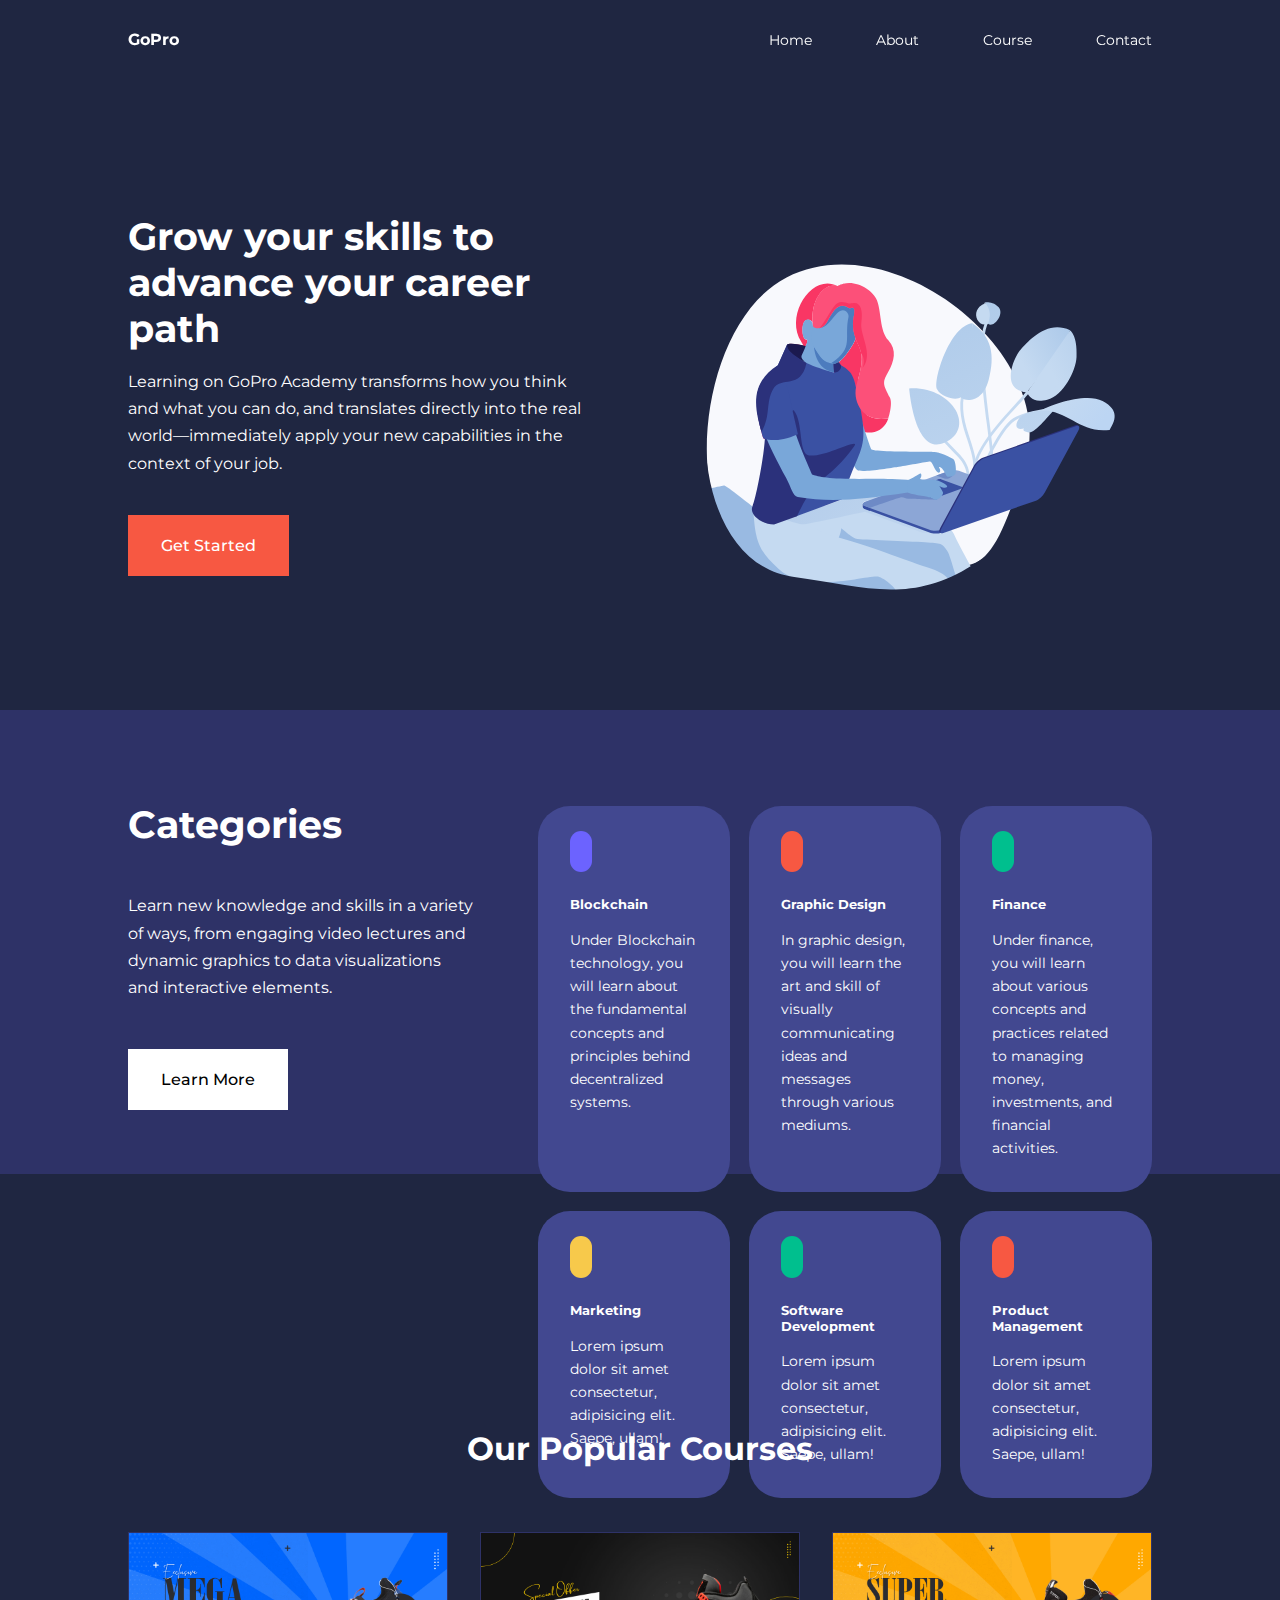
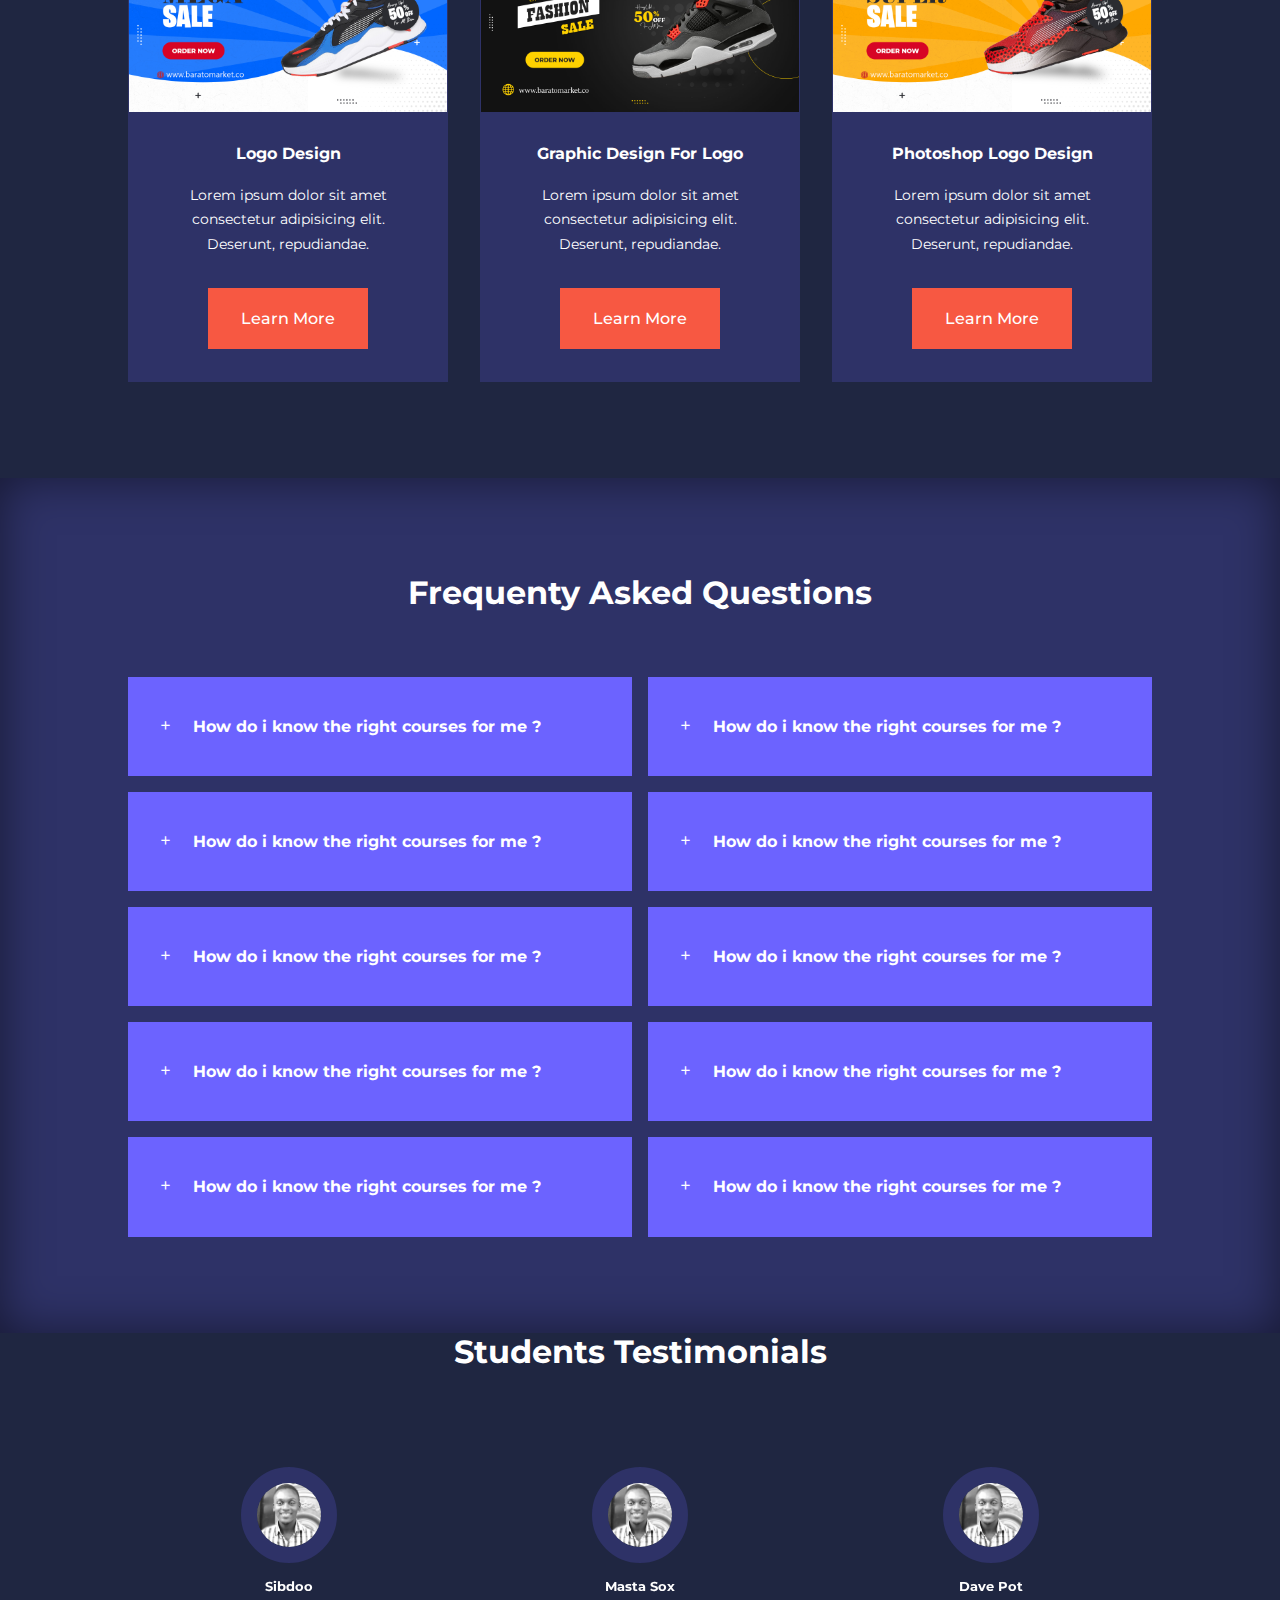
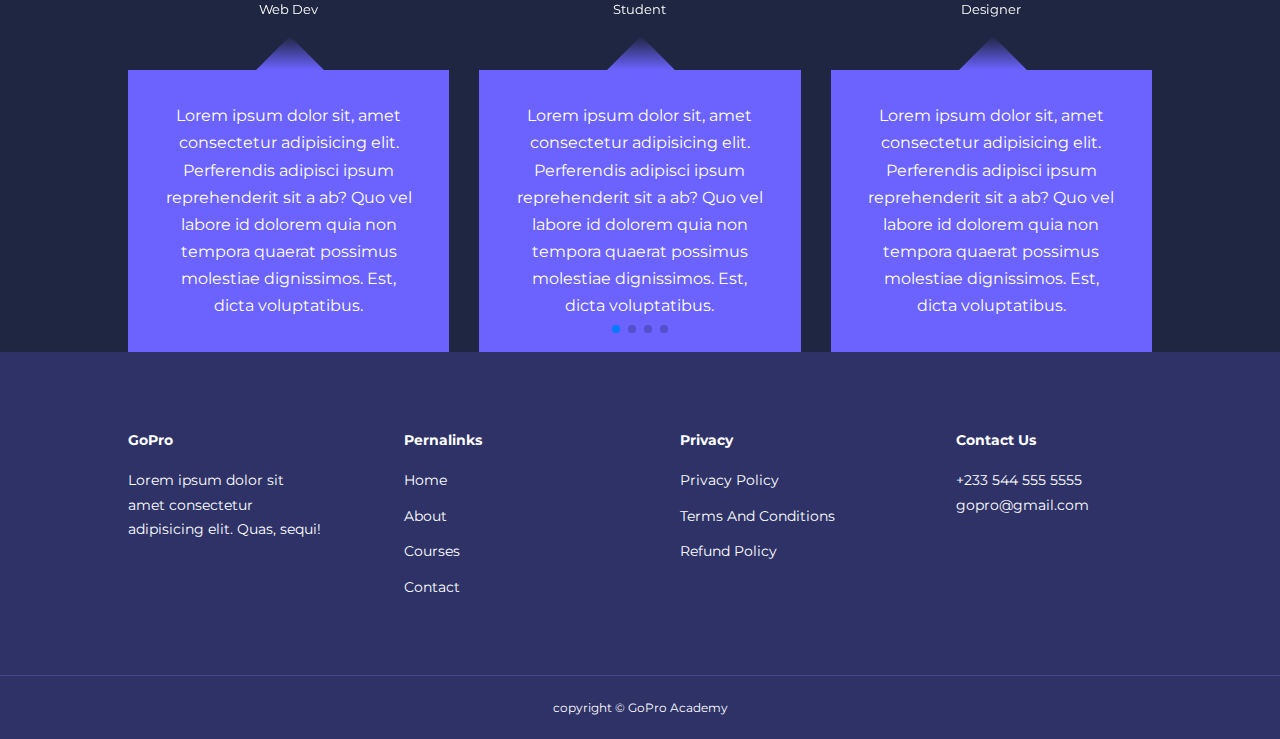
<file: index.html>
<!DOCTYPE html>
<html lang="en">
<head>
    <meta charset="UTF-8">
    <meta name="viewport" content="width=device-width, initial-scale=1.0">
    <title>GoPro | Home</title>

    <!------google fonts-->
    <link rel="preconnect" href="https://fonts.googleapis.com">
    <link rel="preconnect" href="https://fonts.gstatic.com" crossorigin>
    <link href="https://fonts.googleapis.com/css2?family=Montserrat:wght@300;400;500;600;700;800;900&display=swap" rel="stylesheet">


    <link rel="stylesheet" href="https://unicons.iconscout.com/release/v4.0.0/css/line.css">

    <link rel="stylesheet" href="./css/style.css">

    <!-- swiper js -->
   

    <link rel="stylesheet" href="https://cdn.jsdelivr.net/npm/swiper@8/swiper-bundle.min.css" />


</head>
<body>
 
    <nav>
        <div class="container nav__container">
            <a href="index.html"><h4>GoPro</h4></a>
            <ul class="nav__menu">
                
                <li><a href="index.html">Home</a></li>
                <li><a href="about.html">About</a></li>
                <li><a href="coures.html">Course</a></li>
                <li><a href="contact.html">Contact</a></li>
            </ul>
            <button></button>
            <button></button>
        </div>
    </nav>


    <header>
        <div class="container header__container">
            <div class="header__left">
                <h1>Grow your skills to advance your career path</h1>
                <p>
                    Learning on GoPro Academy transforms how you think and what you can do, 
                    and translates directly into the real world—immediately apply your 
                    new capabilities in the context of your job.
                </p>
                <a href="courses.html" class="btn btn-primary">Get Started </a>

            </div>

            <div class="header__right">
                <div class="header__right-img">
                    <img src="./images/ss.svg">
                </div>

            </div>
        </div>
    </header>

    <section class="categories">
        <div class="container categories__container">
            <div class="categories__left">
                <h1>Categories</h1>
                <p>
                    Learn new knowledge and skills in a variety of ways, 
                    from engaging video lectures and dynamic graphics to data visualizations and interactive elements.
                </p>
                <a href="#" class="btn">Learn More</a>

            </div>

            <div class="categories__right">
                <article class="category">
                    <span class="category__icon"></span>
                    <h5>Blockchain</h5>
                    <p>
                        
                        Under Blockchain technology, you will learn about the fundamental concepts and principles behind decentralized systems. 
                    </p>
                </article>

                <article class="category">
                    <span class="category__icon"></span>
                    <h5>Graphic Design</h5>
                    <p>
                        In graphic design, you will learn the art and skill of visually communicating ideas and messages through various mediums.
                    </p>
                </article>

                <article class="category">
                    <span class="category__icon"></span>
                    <h5>Finance</h5>
                    <p>
                        Under finance, you will learn about various concepts and practices related to managing money, investments, and financial activities. 
                    </p>
                </article>

                <article class="category">
                    <span class="category__icon"></span>
                    <h5>Marketing</h5>
                    <p>
                        Lorem ipsum dolor sit amet consectetur, adipisicing elit. Saepe, ullam! 
                    </p>
                </article>

                <article class="category">
                    <span class="category__icon"></span>
                    <h5>Software Development</h5>
                    <p>
                        Lorem ipsum dolor sit amet consectetur, adipisicing elit. Saepe, ullam! 
                    </p>
                </article>

                <article class="category">
                    <span class="category__icon"></span>
                    <h5>Product Management</h5>
                    <p>
                        Lorem ipsum dolor sit amet consectetur, adipisicing elit. Saepe, ullam! 
                    </p>
                </article>

            </div>
        </div>
    </section>


    <section class="courses">
        <h2>Our Popular Courses</h2>
        <div class="container courses__container">
            <article class="course">
                <div class="course__img">
                    <img src="./images/BaratoShoes05.jpg" alt="" srcset="">
                </div>
               <div class="course__info">
                <h4>Logo Design</h4>
                <p>
                    Lorem ipsum dolor sit amet consectetur adipisicing elit. Deserunt, repudiandae.
                </p>
                <a href="courses.html" class="btn btn-primary">Learn More</a>
               </div>
            </article>

            <article class="course">
                <div class="course__img">
                    <img src="./images/BaratoShoes02.jpg" alt="" srcset="">
                </div>
                <div class="course__info">
                    <h4>Graphic Design For Logo</h4>
                <p>
                    Lorem ipsum dolor sit amet consectetur adipisicing elit. Deserunt, repudiandae.
                </p>
                <a href="courses.html" class="btn btn-primary">Learn More</a>
                </div>
            </article>

            <article class="course">
                <div class="course__img">
                    <img src="./images/BaratoShoes04.jpg" alt="" srcset="">
                </div>
               <div class="course__info">
                <h4>Photoshop Logo Design</h4>
                <p>
                    Lorem ipsum dolor sit amet consectetur adipisicing elit. Deserunt, repudiandae.
                </p>
                <a href="courses.html" class="btn btn-primary">Learn More</a>
               </div>
            </article>
        </div>
    </section>


    <section class="faqs">
        <h2>Frequenty Asked Questions</h2>
        <div class="container faqs__container">
            <article class="faq">
                <div class="faq__icon">+</div>
                <div class="question__answer">
                    <h4> How do i know the right courses for me ?</h4>
                    <p>
                        Lorem ipsum dolor sit amet consectetur adipisicing elit. Alias possimus rem, voluptatum vero impedit animi. Maiores voluptatum
                        sunt reprehenderit iste, rerum, ullam beatae molestiae, sed iure nemo soluta ut quam?
                    </p>
                </div>
            </article>
           

            <article class="faq">
                <div class="faq__icon">+</div>
                <div class="question__answer">
                    <h4> How do i know the right courses for me ?</h4>
                    <p>
                        Lorem ipsum dolor sit amet consectetur adipisicing elit. Alias possimus rem, voluptatum vero impedit animi. Maiores voluptatum
                        sunt reprehenderit iste, rerum, ullam beatae molestiae, sed iure nemo soluta ut quam?
                    </p>
                </div>
            </article>

            <article class="faq">
                <div class="faq__icon">+</div>
                <div class="question__answer">
                    <h4> How do i know the right courses for me ?</h4>
                        <p>
                        Lorem ipsum dolor sit amet consectetur adipisicing elit. Alias possimus rem, voluptatum vero impedit animi. Maiores voluptatum
                        sunt reprehenderit iste, rerum, ullam beatae molestiae, sed iure nemo soluta ut quam?
                        </p>
                </div>
            </article>

            <article class="faq">
                <div class="faq__icon">+</div>
                <div class="question__answer">
                    <h4> How do i know the right courses for me ?</h4>
                    <p>
                        Lorem ipsum dolor sit amet consectetur adipisicing elit. Alias possimus rem, voluptatum vero impedit animi. Maiores voluptatum
                        sunt reprehenderit iste, rerum, ullam beatae molestiae, sed iure nemo soluta ut quam?
                    </p>
                </div>
            </article>

            <article class="faq">
                <div class="faq__icon">+</div>
                <div class="question__answer">
                    <h4> How do i know the right courses for me ?</h4>
                    <p>
                        Lorem ipsum dolor sit amet consectetur adipisicing elit. Alias possimus rem, voluptatum vero impedit animi. Maiores voluptatum
                        sunt reprehenderit iste, rerum, ullam beatae molestiae, sed iure nemo soluta ut quam?
                    </p>
                </div>
            </article>

            <article class="faq">
                <div class="faq__icon">+</div>
                <div class="question__answer">
                    <h4> How do i know the right courses for me ?</h4>
                    <p>
                        Lorem ipsum dolor sit amet consectetur adipisicing elit. Alias possimus rem, voluptatum vero impedit animi. Maiores voluptatum
                        sunt reprehenderit iste, rerum, ullam beatae molestiae, sed iure nemo soluta ut quam?
                    </p>
                </div>
            </article>

            <article class="faq">
                <div class="faq__icon">+</div>
                <div class="question__answer">
                    <h4> How do i know the right courses for me ?</h4>
                    <p>
                        Lorem ipsum dolor sit amet consectetur adipisicing elit. Alias possimus rem, voluptatum vero impedit animi. Maiores voluptatum
                        sunt reprehenderit iste, rerum, ullam beatae molestiae, sed iure nemo soluta ut quam?
                    </p>
                </div>
            </article>

            <article class="faq">
                <div class="faq__icon">+</div>
                <div class="question__answer">
                    <h4> How do i know the right courses for me ?</h4>
                    <p>
                        Lorem ipsum dolor sit amet consectetur adipisicing elit. Alias possimus rem, voluptatum vero impedit animi. Maiores voluptatum
                        sunt reprehenderit iste, rerum, ullam beatae molestiae, sed iure nemo soluta ut quam?
                    </p>
                </div>
            </article>

            <article class="faq">
                <div class="faq__icon">+</div>
                <div class="question__answer">
                    <h4> How do i know the right courses for me ?</h4>
                    <p>
                        Lorem ipsum dolor sit amet consectetur adipisicing elit. Alias possimus rem, voluptatum vero impedit animi. Maiores voluptatum
                        sunt reprehenderit iste, rerum, ullam beatae molestiae, sed iure nemo soluta ut quam?
                    </p>
                </div>
            </article>

            <article class="faq">
                <div class="faq__icon">+</div>
                <div class="question__answer">
                    <h4> How do i know the right courses for me ?</h4>
                    <p>
                        Lorem ipsum dolor sit amet consectetur adipisicing elit. Alias possimus rem, voluptatum vero impedit animi. Maiores voluptatum
                        sunt reprehenderit iste, rerum, ullam beatae molestiae, sed iure nemo soluta ut quam?
                    </p>
                </div>
            </article>

        </div>
    </section>


    <section class="container testimonials__container swiper mySwiper" >
        <h2>Students Testimonials</h2>
        <div class="swiper-wrapper">
            <article class="testimonial swiper-slide">
                <div class="avatar">
                    <img src="./images/sobur.jpg">
                </div>
                <div class="testimonial__info">
                    <h5>Sibdoo</h5>
                    <small>Web Dev</small>
                    <div class="testimonial__body">
                        <p>
                            Lorem ipsum dolor sit, amet consectetur adipisicing elit. Perferendis adipisci ipsum reprehenderit sit a ab? Quo vel labore 
                            id dolorem quia non tempora quaerat possimus molestiae dignissimos. Est, dicta voluptatibus.
                        </p>
                    </div>
                </div>
            </article>
            <article class="testimonial swiper-slide">
                <div class="avatar">
                    <img src="./images/sobur.jpg">
                </div>
                <div class="testimonial__info">
                    <h5>Masta Sox</h5>
                    <small>Student</small>
                    <div class="testimonial__body">
                        <p>
                            Lorem ipsum dolor sit, amet consectetur adipisicing elit. Perferendis adipisci ipsum reprehenderit sit a ab? Quo vel labore 
                            id dolorem quia non tempora quaerat possimus molestiae dignissimos. Est, dicta voluptatibus.
                        </p>
                    </div>
                </div>
            </article>
            <article class="testimonial swiper-slide">
                <div class="avatar">
                    <img src="./images/sobur.jpg">
                </div>
                <div class="testimonial__info">
                    <h5>Dave Pot</h5>
                    <small>Designer</small>
                    <div class="testimonial__body">
                        <p>
                            Lorem ipsum dolor sit, amet consectetur adipisicing elit. Perferendis adipisci ipsum reprehenderit sit a ab? Quo vel labore 
                            id dolorem quia non tempora quaerat possimus molestiae dignissimos. Est, dicta voluptatibus.
                        </p>
                    </div>
                </div>
            </article>
            <article class="testimonial swiper-slide">
                <div class="avatar">
                    <img src="./images/sobur.jpg" >
                </div>
                <div class="testimonial__info">
                    <h5>Potter</h5>
                    <small>Actor</small>
                    <div class="testimonial__body">
                        <p>
                            Lorem ipsum dolor sit, amet consectetur adipisicing elit. Perferendis adipisci ipsum reprehenderit sit a ab? Quo vel labore 
                            id dolorem quia non tempora quaerat possimus molestiae dignissimos. Est, dicta voluptatibus.
                        </p>
                    </div>
                </div>
            </article>
            <article class="testimonial swiper-slide">
                <div class="avatar">
                    <img src="./images/sobur.jpg" >
                </div>
                <div class="testimonial__info">
                    <h5>Alhassan</h5>
                    <small>Driver</small>
                    <div class="testimonial__body">
                        <p>
                            Lorem ipsum dolor sit, amet consectetur adipisicing elit. Perferendis adipisci ipsum reprehenderit sit a ab? Quo vel labore 
                            id dolorem quia non tempora quaerat possimus molestiae dignissimos. Est, dicta voluptatibus.
                        </p>
                    </div>
                </div>
            </article>
            <article class="testimonial swiper-slide">
                <div class="avatar">
                    <img src="./images/sobur.jpg" >
                </div>
                <div class="testimonial__info">
                    <h5>Dauda Imoro</h5>
                    <small>Student</small>
                    <div class="testimonial__body">
                        <p>
                            Lorem ipsum dolor sit, amet consectetur adipisicing elit. Perferendis adipisci ipsum reprehenderit sit a ab? Quo vel labore 
                            id dolorem quia non tempora quaerat possimus molestiae dignissimos. Est, dicta voluptatibus.
                        </p>
                    </div>
                </div>
            </article>
            
        </div>
        <div class="swiper-pagination"></div>
    </section>

    <footer class="footer">
        <div class="container footer__container">
            <div class="footer__1">
                <a href="index.html" class="footer__logo"><h4>GoPro</h4></a>
                <p>Lorem ipsum dolor sit amet consectetur adipisicing elit. Quas, sequi!</p>
            </div>

            <div class="footer__2">
                <h4>Pernalinks</h4>
                <ul class="permalinks">
                    <li><a href="index.html">Home</a></li>
                    <li><a href="about.html">About</a></li>
                    <li><a href="coures.html">Courses</a></li>
                    <li><a href="contact.html">Contact</a></li>
                </ul>
            </div>

            <div class="footer__3">
                <h4>Privacy</h4>
                <ul class="privacy">
                    <li><a href="#">Privacy Policy</a></li>
                    <li><a href="#">Terms And Conditions</a></li>
                    <li><a href="#">Refund Policy</a></li>
                </ul>
            </div>

            <div class="footer__4">
                <h4>Contact Us</h4>
                <div>
                    <p>+233 544 555 5555</p>
                    <p>gopro@gmail.com</p>
                </div>

                <ul class="footer__socials">
                    <li>
                        <a href="#"><i class="uil uil-facebook-f"></i></a>
                    </li>
                    <li>
                        <a href="#"><i class="uil uil-instagram"></i></a>
                    </li>
                    <li>
                        <a href="#"><i class="uil uil-twitter"></i></a>
                    </li>
                    <li>
                        <a href="#"><i class="uil uil-linkedin"></i></a>
                    </li>
                </ul>
            </div>

        </div>
        <div class="footer__copyright">
            <small> copyright &copy; GoPro Academy</small>
        </div>

    </footer>





    <!-- swiper js -->
    <script src="https://cdn.jsdelivr.net/npm/swiper@8/swiper-bundle.min.js"></script>
     
    <script src="main.js"></script>

    <script>
        var swiper = new Swiper(".mySwiper", {
          slidesPerView: 1,
          spaceBetween: 30,
          pagination: {
            el: ".swiper-pagination",
            clickable: true,
          },

          // when window width is >= 600px

          breakpoints: {
              600: {
                slidesPerView: 3

              }
          }
        });
      </script>

</body>
</html>
</file>
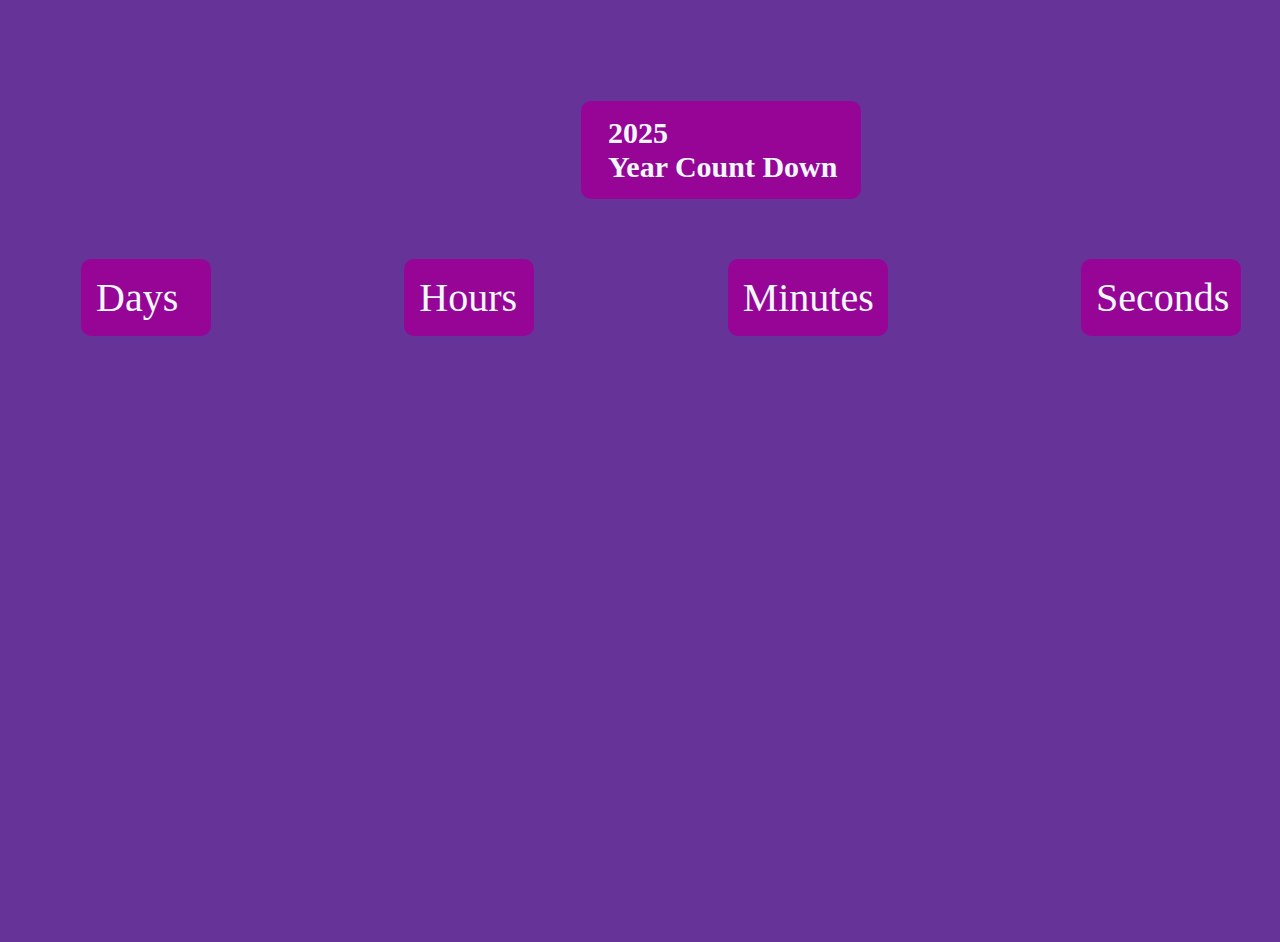
<file: home.html>
<!DOCTYPE html>
<html lang="en">
<head>
    <meta charset="UTF-8">
    <meta http-equiv="X-UA-Compatible" content="IE=edge">
    <link rel="stylesheet" href="home.css">
    <meta name="viewport" content="width=device-width, initial-scale=1.0">
    <title>New Year CountDown [2025]</title>
</head>
<body>
    
    <main>
        <div class="count-main">
            <div class="header">
                <h2><span>2025</span> <br>Year Count Down</h2>
            </div>
            <div class="time-bar" id="countDown">
                <div class="days" >
                    <span id="days"></span>
                    <span> Days</span>
                </div>
                <div class="hours">
                    <span id="hours"> </span>
                    <span> Hours </span>
                </div>
                <div class="seconds" >
                    <span id="min"></span>
                    <span> Minutes</span>
                </div>
                <div class="mili-sec"  >
                    <span id="sec"></span>
                    <span> Seconds</span>
                </div>
            </div>
        </div>
    </main>

    <script src="home.js"></script>
</body>
</html>
</file>
<file: css/style.css>
* {
    margin: 0;
    padding: 0;
    border: 0;
    outline: 0;
    box-sizing: border-box;
    list-style: none;
    text-decoration: none;
}



:root {
    --color-primary: #6c63ff;
    --color-success: #00bf8e;
    --color-warning: #f7c94b;
    --color-danger: #f75842;
    --color-danger-varient: rgba(247, 88, 66, 0.4);
    --color-white: #fff;
    --color-light: rgba(255, 255, 255, 0.7);
    --color-black: #000;
    --color-bg: #1f2641;
    --color-bg1: #2e3267;
    --color-bg2: #424890;

    --container-width-lg: 80%;
    --container-width-md: 90%;
    --container-width-sm: 94%;

    --transition: all 400sm ease;


}

body {
    font-family: 'Montserrat', sans-serif;
    line-height: 1.7;
    color: var(--color-white);
    background: var(--color-bg);


}

.container {
    width: var(--container-width-lg);
    margin: 0 auto;
}

section {
    padding: 6rem 0;
}

section h2 {
    text-align: center;
    margin-bottom: 4rem;

}

h1, h2, h3, h4, h5 {
    line-height: 1.2;
}

h1 {
    font-size: 2.4rem;

}

h2 {
    font-size: 2rem;

}

h3 {
    font-size: 1.6rem;

}

h4 {
    font-style: 1.3rem;

}



a {
    color:  var(--color-white);

}

img {
    width: 100%;
    display: block;
    object-fit: cover;

}

.btn {
    display: inline-block;
    background: var(--color-white);
    color: var(--color-black);
    padding: 1rem 2rem;
    border: 1px solid transparent;
    font-weight: 500;
    transition: var(--transition);
}

.btn:hover {
    background: transparent;
    color: var(--color-white);
    border-color: var(--color-white);
}

.btn-primary {
    background: var(--color-danger);
    color: var(--color-white);

}

nav {
    background: transparent;
    width: 100vw;
    height: 5rem;
    position: fixed;
    top: 0;
    z-index: 11;
}

.window-scroll {
    background: var(--color-primary);
    box-shadow: 0 1rem 2rem rgba(0, 0, 0, 0.3);
} 

.nav__container {
    height: 100%;
    display: flex;
    justify-content: space-between;
    align-items: center;

}

nav button {
    display: none;
}

.nav__menu {
    display: flex;
    align-items: center;
    gap: 4rem;
}

.nav__menu a {
    font-size: 0.9rem;
    transition: all 400ms ease-in;

}

.nav__menu a:hover {
    color: var(--color-bg2);
}

header {
    position: relative;
    top: 5rem;
    overflow: hidden;
    height: 70vh;
    margin-bottom: 5rem;
}

.header__container {
    display: grid;
    grid-template-columns: 1fr 1fr;
    align-items: center;
    gap: 5rem;
    height: 100%;
}

.header__left p {
    margin: 1rem 0 2.4rem;
}

.categories {
    background: var(--color-bg1);
    height: 29rem;
}

.categories h1 {
    line-height: 1;
    margin-bottom: 3rem;

}

.categories__container {
    display: grid;
    grid-template-columns: 40% 60%;
    /* gap: 4rem; */

}

.categories__left {
    margin-right: 4rem;
}

.categories__left p {
    margin: 1rem 0 3rem;
    
}

.categories__right {
    display: grid;
    grid-template-columns: repeat(3, 1fr);
    gap: 1.2rem;
}

.category {
    background: var(--color-bg2);
    padding: 2rem;
    border-radius: 2rem;
    transition: var(--transition);

}

.category:nth-child(2) .category__icon{
    background: var(--color-danger);
}
.category:nth-child(3) .category__icon{
    background: var(--color-success);
}
.category:nth-child(4) .category__icon{
    background: var(--color-warning);
}
.category:nth-child(5) .category__icon{
    background: var(--color-success);
}
.category:nth-child(6) .category__icon{
    background: var(--color-danger);
}


.category:hover {
    box-shadow: 0 3rem 3rem rgba(0, 0, 0, 0.3);
    z-index: 1;

}

.category__icon {
    background: var(--color-primary);
    padding: 0.7rem;
    border-radius: 0.9rem;
}

.category h5 {
    margin: 2rem 0 1rem;

}

.category p {
    font-size: 0.85rem;

}

.courses {
    margin-top: 10rem;

}

.courses__container {
    display: grid;
    grid-template-columns: repeat(3, 1fr);
    gap: 2rem;
}

.course {
    background: var(--color-bg1);
    text-align: center;
    border: 1px solid transparent;
    transition: var(--transition);
}

.course:hover {
    background: transparent;
    border-color: var(--color-primary);

}

.course__info {
    padding: 2rem;

}

.course__info p {
    margin: 1.2rem 0 2rem;
    font-size: 0.9rem;

}

.faqs {
    background: var(--color-bg1);
    box-shadow: inset 0 0 3rem rgba(0, 0, 0, 0.5);
}

.faqs__container {
    display: grid;
    grid-template-columns: 1fr 1fr;
    gap: 1rem;
}

.faq {
    padding: 2rem;
    display: flex;
    align-items: center;
    gap: 1.4rem;
    height: fit-content;
    background: var(--color-primary);
    cursor: pointer;
}

.faq h4 {
    font-size: 1rem;
    line-height: 2.2;
}

.faq__icon {
    align-self: flex-start;
    font-size: 1.2rem;

}

.faq p {
    margin-top: 0.8rem;
    display: none;
}

.faq.open p {
    display: block;
}

.testimonial__container {
    overflow-x: hidden;
    position: relative;
    margin-bottom: 5rem;

}

.testimonial {
    padding-top: 2rem;

}

.avatar {
    width: 6rem;
    height: 6rem;
    border-radius: 50%;
    overflow: hidden;
    margin: 0 auto 1rem;
    border: 1rem solid var(--color-bg1); 

}

.testimonial__info {
    text-align: center;

}

.testimonial__body {
    background: var(--color-primary);
    padding: 2rem;
    margin-top: 3rem;
    position: relative;

}

.testimonial__body::before {
    content: "";
    display: block;
    background: linear-gradient( 135deg, transparent, var(--color-primary), var(--color-primary));
    width: 3rem;
    height: 3rem;
    position: absolute;
    left: 43%;
    top: -1.5rem;
    transform: rotate(45deg);
}

footer {
    background: var(--color-bg1);
    padding-top: 5rem;
    font-size: 0.9rem;

}

.footer__container {
    display: grid;
    grid-template-columns: repeat(4, 1fr);
    gap: 5rem;


}

.footer__container > div h4 {
    margin-bottom: 1.2rem;

}

.footer__1 p {
    margin: 0 0 2rem;
}

footer ul li {
    margin-bottom: 0.7rem;
}

footer ul li a:hover {
    text-decoration: underline;

}

.footer__socials {
    display: flex;
    gap: 1rem; 
    font-size: 1.2rem;
    margin-top: 2rem;
     
}

.footer__copyright {
    text-align: center;
    margin-top: 4rem;
    padding: 1.2rem 0;
    border-top: 1px solid var(--color-bg2);

}
</file>
<file: home.css>
*{
    padding: 0;
    margin: 0;
    
}

.count-main {
    width: 100%;
    height: 100vh;
    background-color: rebeccapurple;
   
    padding: 21px;

}

.header {
    color: aliceblue;
    background-color: rgb(151, 5, 151);
    padding: 15px;
    margin-left: 35rem;
    margin-top: 5rem;
    width: 250px;
    align-items: center;
    font-size: 20px;
    border-radius: 10px;
    -webkit-border-radius: 10px;
    -moz-border-radius: 10px;
    -ms-border-radius: 10px;
    -o-border-radius: 10px;

}
h2 {
    margin-left: 12px;
}

.days {
    color: aliceblue;
    background-color: rgb(151, 5, 151);
    padding: 15px;
    width: 100px;
    align-items: center;
    font-size: 40px;
    border-radius: 10px;
    margin: 10px;
}

.hours {
    color: aliceblue;
    background-color: rgb(151, 5, 151);
    padding: 15px;
    width: 100px;
    align-items: center;
    font-size: 40px;
    border-radius: 10px;
    margin: 10px;
}

.seconds {
    color: aliceblue;
    background-color: rgb(151, 5, 151);
    padding: 15px;
    width: 130px;
    align-items: center;
    font-size: 40px;
    border-radius: 10px;
    margin: 10px;
}

.mili-sec {
    color: aliceblue;
    background-color: rgb(151, 5, 151);
    padding: 15px;
    width: 130px;
    align-items: center;
    font-size: 40px;
    border-radius: 10px;
    margin: 10px;
}

.time-bar {
    display: flex;
    justify-content: space-between;
    align-items: center;
    margin: 50px;

}
</file>
